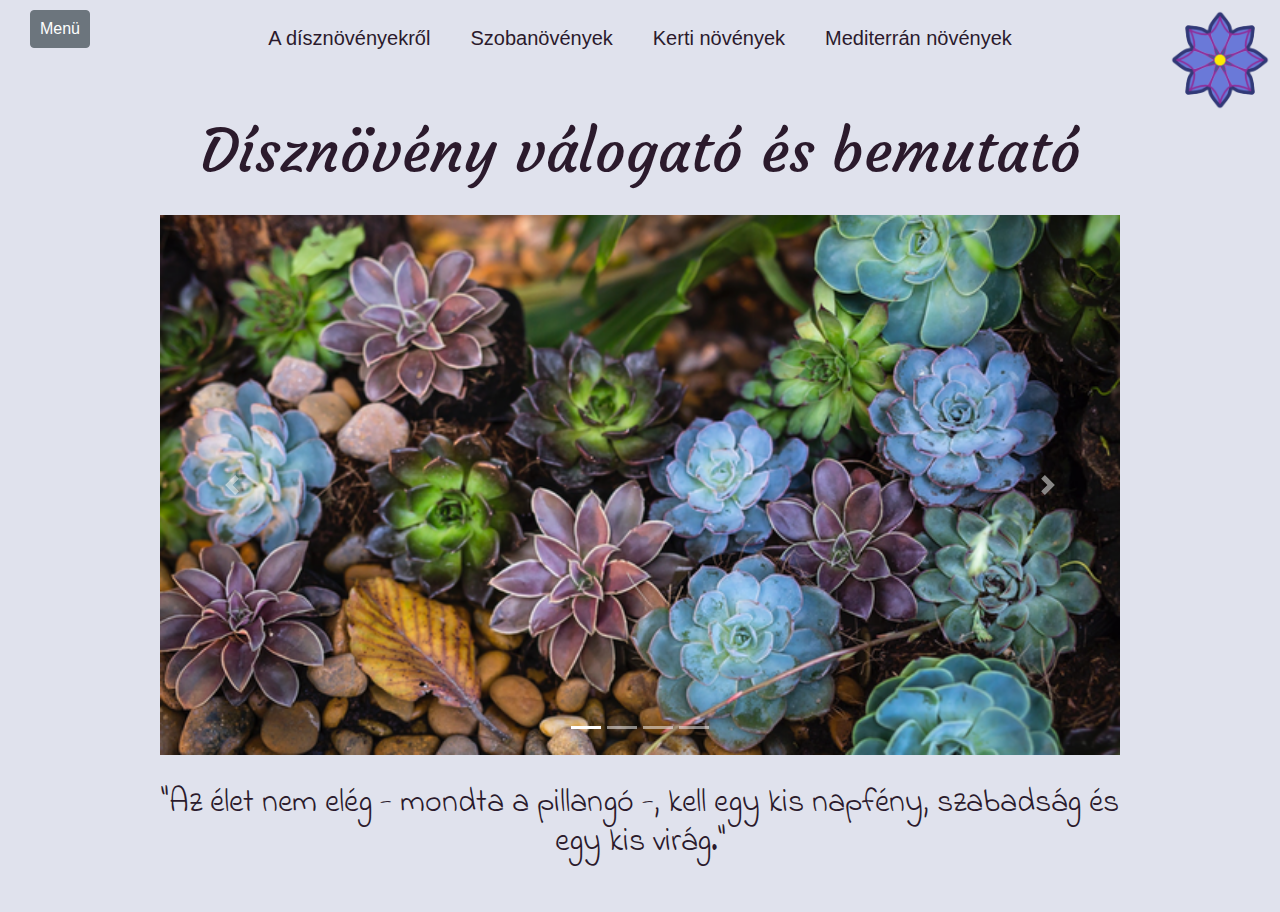
<file: index.html>
<!DOCTYPE html>
<html lang="hu">

<head>

  <meta charset="UTF-8">
  <link rel="stylesheet" href="CSS/bootstrap.min.css">
  <link rel="stylesheet" href="CSS/myStyleSheet.css">
  <link rel="shortcut icon" type="image/png" href="Images/logo.png">
  <script src="https://code.jquery.com/jquery-3.3.1.slim.min.js"
    integrity="sha384-q8i/X+965DzO0rT7abK41JStQIAqVgRVzpbzo5smXKp4YfRvH+8abtTE1Pi6jizo" crossorigin="anonymous">
  </script>
  <script src="https://cdnjs.cloudflare.com/ajax/libs/popper.js/1.14.3/umd/popper.min.js"
    integrity="sha384-ZMP7rVo3mIykV+2+9J3UJ46jBk0WLaUAdn689aCwoqbBJiSnjAK/l8WvCWPIPm49" crossorigin="anonymous">
  </script>
  <script src="https://stackpath.bootstrapcdn.com/bootstrap/4.1.3/js/bootstrap.min.js"
    integrity="sha384-ChfqqxuZUCnJSK3+MXmPNIyE6ZbWh2IMqE241rYiqJxyMiZ6OW/JmZQ5stwEULTy" crossorigin="anonymous">
  </script>
  <script src="JS/bootstrap.min.js" type="text/javascript"></script>
  <title>Növények</title>
</head>

<body>
  <header>
    <div id="dropdownList">
      <div class="dropdown">
        <button class="btn btn-secondary dropdown-toggle-split" type="button" id="dropdownMenuButton"
          data-toggle="dropdown" aria-haspopup="true" aria-expanded="false">
          Menü
        </button>
        <div class="dropdown-menu" aria-labelledby="dropdownMenuButton">
          <a class="dropdown-item" href="HTML/bejelentkezes.html">Bejelentkezés</a>
          <a class="dropdown-item" href="#">Kapcsolat</a>
        </div>
      </div>
    </div>
    <table id="tablazat">
      <tr>
          <td><a class="items" href="HTML/disznovenyekrol.html">A dísznövényekről</a></td>
          <td><a class="items" href="HTML/szobanovenyek.html">Szobanövények</a></td>
          <td><a class="items" href="HTML/kertinovenyek.html">Kerti növények</a></td>
          <td><a class="items" href="HTML/mediterrannovenyek.html">Mediterrán növények</a></td>
      </tr>
  </table>
    <div id="logo">
      <img src="Images/logo.png">
    </div>
  </header>
  <div id="content">
    <div id="bal">
      <img src="Images/virag2.png">
    </div>
    <div id="jobb">
      <img src="Images/virag1.png">
    </div>
    <div class="main">
      <div class="foSzoveg">
        <h1 id="megjelenoFoSzoveg">Dísznövény válogató és bemutató</h1>
      </div>
      <div id="slider mt-3">
        <div id="carouselExampleIndicators" class="carousel slide" data-ride="carousel">
          <ol class="carousel-indicators">
            <li data-target="#carouselExampleIndicators" data-slide-to="0" class="active"></li>
            <li data-target="#carouselExampleIndicators" data-slide-to="1"></li>
            <li data-target="#carouselExampleIndicators" data-slide-to="2"></li>
            <li data-target="#carouselExampleIndicators" data-slide-to="2"></li>
          </ol>
          <div class="carousel-inner">
            <div class="carousel-item active">
              <img src="Images/slider1.png" class="d-block w-100" alt="...">
            </div>
            <div class="carousel-item">
              <img src="Images/slider2.png" class="d-block w-100" alt="...">
            </div>
            <div class="carousel-item">
              <img src="Images/slider4.png" class="d-block w-100" alt="...">
            </div>
            <div class="carousel-item">
              <img src="Images/slider5.png" class="d-block w-100" alt="...">
            </div>
          </div>
          <a class="carousel-control-prev" href="#carouselExampleIndicators" role="button" data-slide="prev">
            <span class="carousel-control-prev-icon" aria-hidden="true"></span>
            <span class="sr-only">Previous</span>
          </a>
          <a class="carousel-control-next" href="#carouselExampleIndicators" role="button" data-slide="next">
            <span class="carousel-control-next-icon" aria-hidden="true"></span>
            <span class="sr-only">Next</span>
          </a>
        </div>
      </div>
      <div class="megjelenoSzoveg">
        <h2 id="megjelenoSzovegH2">"Az élet nem elég - mondta a pillangó -, kell egy kis napfény, szabadság és egy kis
          virág." </h2>
      </div>
    </div>
  </div>
</body>

</html>
</file>
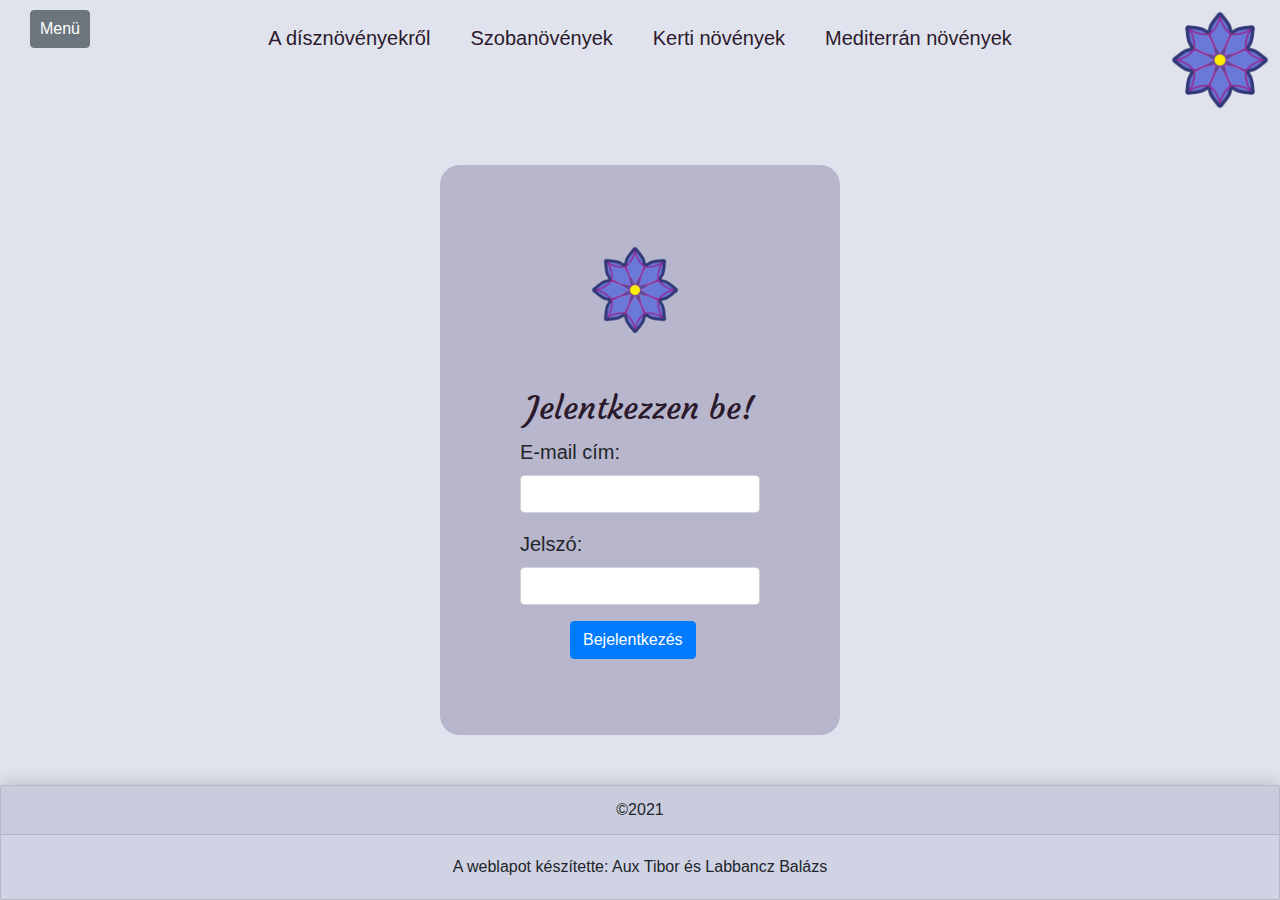
<file: HTML/bejelentkezes.html>
<!DOCTYPE html>
<html lang="hu">
<head>
    <meta charset="UTF-8">
    <link rel="stylesheet" href="../CSS/bootstrap.min.css">
    <link rel="stylesheet" href="../CSS/myStyleSheet.css">
    <link rel="shortcut icon" type="image/png" href="../Images/logo.png">
    <script src="https://code.jquery.com/jquery-3.3.1.slim.min.js"
        integrity="sha384-q8i/X+965DzO0rT7abK41JStQIAqVgRVzpbzo5smXKp4YfRvH+8abtTE1Pi6jizo" crossorigin="anonymous">
    </script>
    <script src="https://cdnjs.cloudflare.com/ajax/libs/popper.js/1.14.3/umd/popper.min.js"
        integrity="sha384-ZMP7rVo3mIykV+2+9J3UJ46jBk0WLaUAdn689aCwoqbBJiSnjAK/l8WvCWPIPm49" crossorigin="anonymous">
    </script>
    <script src="https://stackpath.bootstrapcdn.com/bootstrap/4.1.3/js/bootstrap.min.js"
        integrity="sha384-ChfqqxuZUCnJSK3+MXmPNIyE6ZbWh2IMqE241rYiqJxyMiZ6OW/JmZQ5stwEULTy" crossorigin="anonymous">
    </script>
    <script src="../JS/bootstrap.min.js" type="text/javascript"></script>
    <script src="../JS/myScript.js" type="text/javascript"></script>
    <title>Bejelentkezés</title>
</head>

<body>
    <header>
        <div id="dropdownList">
            <div class="dropdown">
                <button class="btn btn-secondary dropdown-toggle-split" type="button" id="dropdownMenuButton"
                    data-toggle="dropdown" aria-haspopup="true" aria-expanded="false">
                    Menü
                </button>
                <div class="dropdown-menu" aria-labelledby="dropdownMenuButton">
                    <a class="dropdown-item" href="../HTML/bejelentkezes.html">Bejelentkezés</a>
                    
                </div>
            </div>
        </div>
        <table id="tablazat">
            <tr>
                <td><a class="items" href="disznovenyekrol.html">A dísznövényekről</a></td>
                <td><a class="items" href="szobanovenyek.html">Szobanövények</a></td>
                <td><a class="items" href="kertinovenyek.html">Kerti növények</a></td>
                <td><a class="items" href="mediterrannovenyek.html">Mediterrán növények</a></td>
            </tr>
        </table>
        <div id="logo">
            <a href="../index.html"><img src="../Images/logo.png"></a>
        </div>
    </header>
    <div id="content bejelentkezesContent">
        <div id="bal">
            <img src="../Images/virag2.png">
        </div>
        <div id="jobb">
            <img src="../Images/virag1.png">
        </div>
        <div class="main">
            <form id="urlap">
                <img class="mb-4" src="../Images/logo.png">
                <h2>Jelentkezzen be!</h2>
                <div class="form-group">
                  <label for="exampleInputEmail1">E-mail cím:</label>
                  <input type="email" class="form-control" id="exampleInputEmail1" aria-describedby="emailHelp">                 
                </div>
                <div class="form-group">
                  <label for="exampleInputPassword1">Jelszó:</label>
                  <input type="password" class="form-control" id="exampleInputPassword1">
                </div>               
                <button id="gomb" type="button" class="btn btn-primary">Bejelentkezés</button>
              </form>
        </div>
        
    </div>
    <footer id="loginFooter">
        <div class="card kartya">
          <div class="card-header text-center">
            &copy;2021
          </div>
          <div class="card-body text-center">
            <p class="card-text">A weblapot készítette: Aux Tibor és Labbancz Balázs</p>
          </div>
        </div>
      </footer>

</body>

</html>
</file>
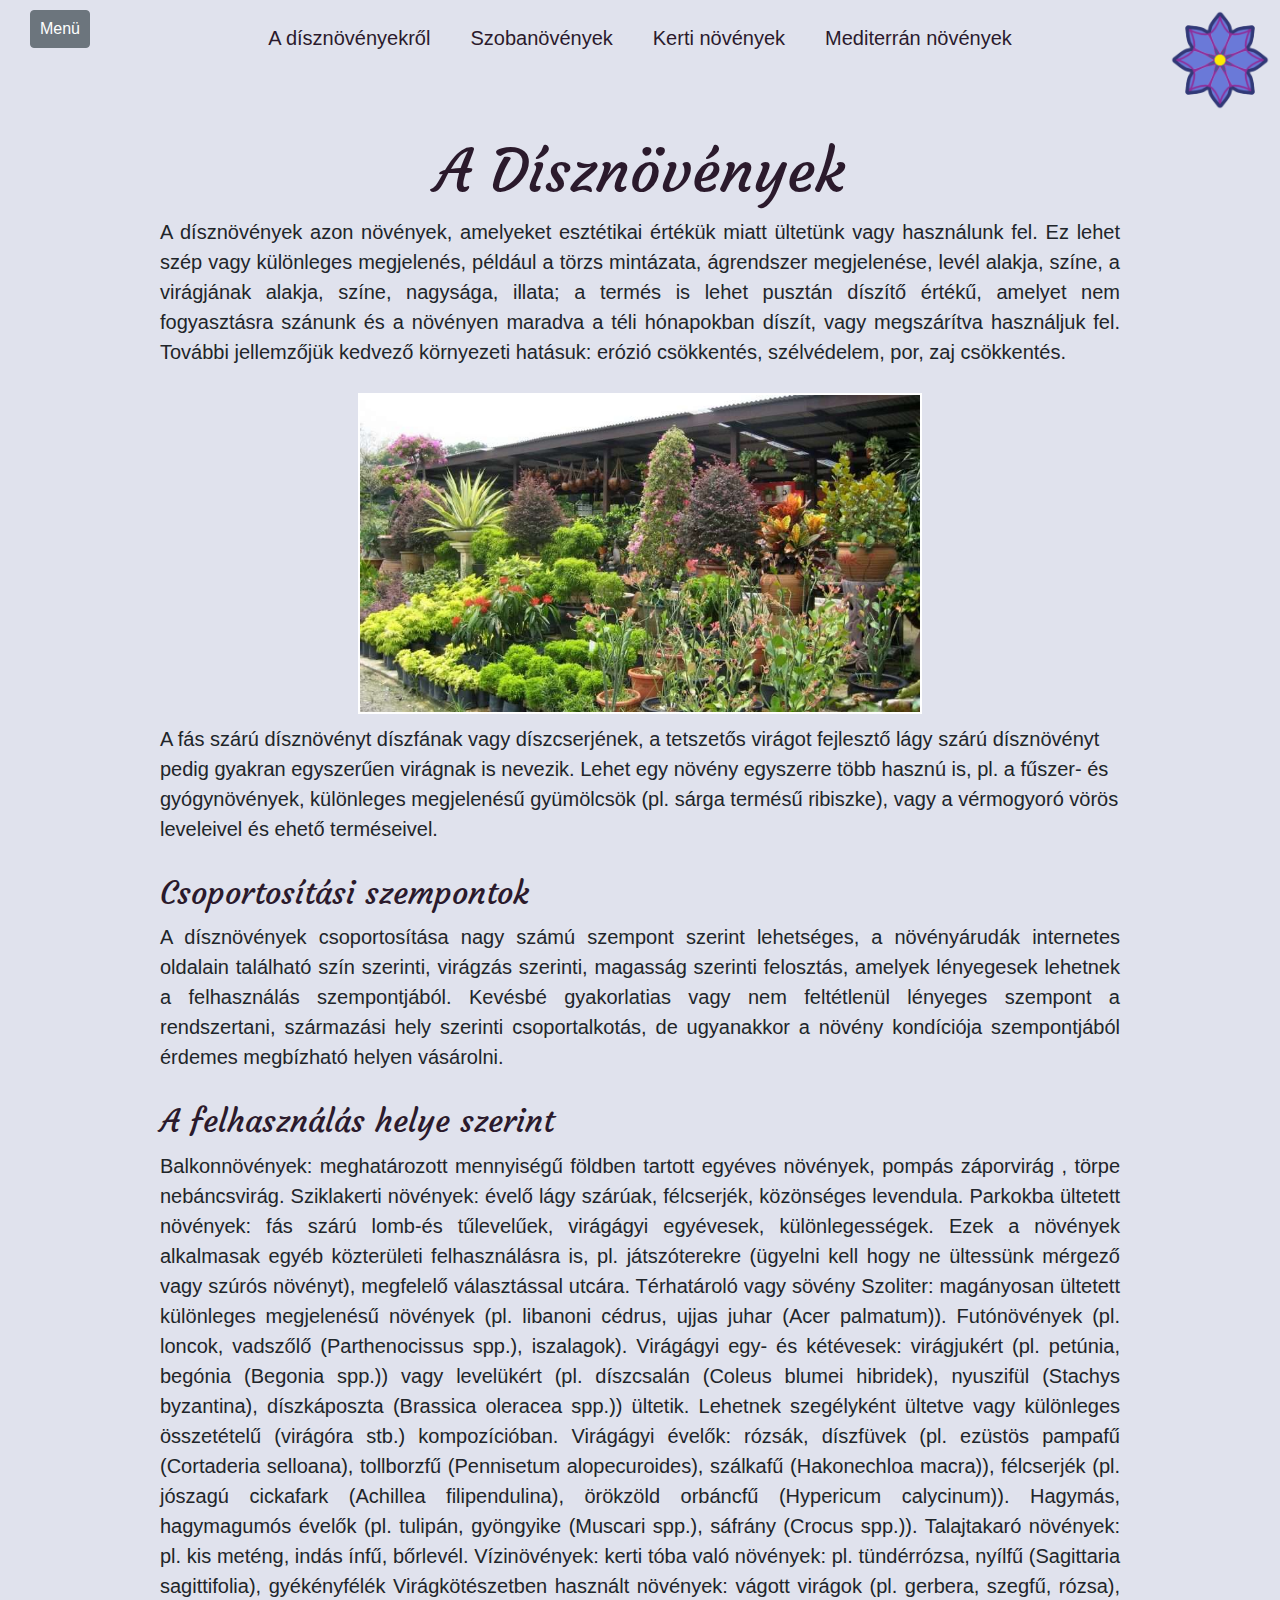
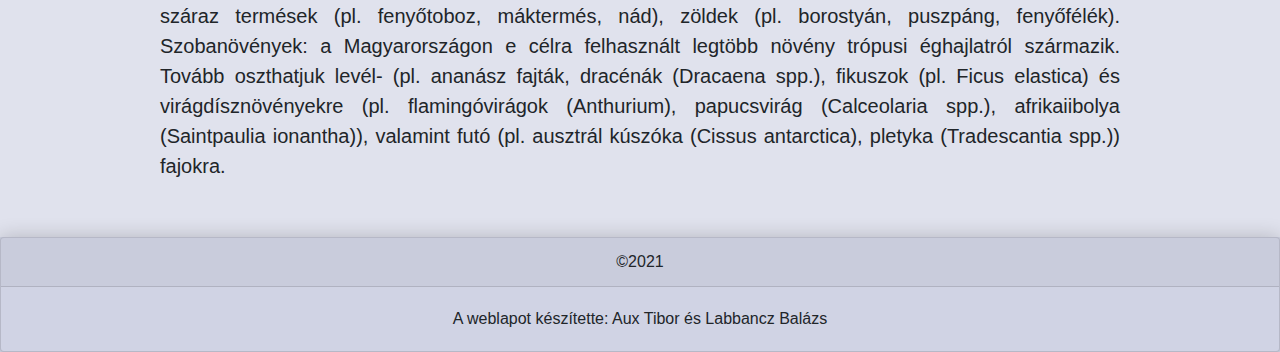
<file: HTML/disznovenyekrol.html>
<!DOCTYPE html>
<html lang="hu">
<head>
    <meta charset="UTF-8">
    <link rel="stylesheet" href="../CSS/bootstrap.min.css">
    <link rel="stylesheet" href="../CSS/myStyleSheet.css">
    <link rel="shortcut icon" type="image/png" href="../Images/logo.png">
    <script src="https://code.jquery.com/jquery-3.3.1.slim.min.js"
        integrity="sha384-q8i/X+965DzO0rT7abK41JStQIAqVgRVzpbzo5smXKp4YfRvH+8abtTE1Pi6jizo" crossorigin="anonymous">
    </script>
    <script src="https://cdnjs.cloudflare.com/ajax/libs/popper.js/1.14.3/umd/popper.min.js"
        integrity="sha384-ZMP7rVo3mIykV+2+9J3UJ46jBk0WLaUAdn689aCwoqbBJiSnjAK/l8WvCWPIPm49" crossorigin="anonymous">
    </script>
    <script src="https://stackpath.bootstrapcdn.com/bootstrap/4.1.3/js/bootstrap.min.js"
        integrity="sha384-ChfqqxuZUCnJSK3+MXmPNIyE6ZbWh2IMqE241rYiqJxyMiZ6OW/JmZQ5stwEULTy" crossorigin="anonymous">
    </script>
    <script src="../JS/bootstrap.min.js" type="text/javascript"></script>
    <title>Dísznövényekről</title>
</head>

<body>
    <header>
        <div id="dropdownList">
            <div class="dropdown">
                <button class="btn btn-secondary dropdown-toggle-split" type="button" id="dropdownMenuButton"
                    data-toggle="dropdown" aria-haspopup="true" aria-expanded="false">
                    Menü
                </button>
                <div class="dropdown-menu" aria-labelledby="dropdownMenuButton">
                    <a class="dropdown-item" href="../HTML/bejelentkezes.html">Bejelentkezés</a>
                    
                </div>
            </div>
        </div>
        <table id="tablazat">
            <tr>
                <td><a class="items" href="../HTML/disznovenyekrol.html">A dísznövényekről</a></td>
                <td><a class="items" href="../HTML/szobanovenyek.html">Szobanövények</a></td>
                <td><a class="items" href="../HTML/kertinovenyek.html">Kerti növények</a></td>
                <td><a class="items" href="../HTML/mediterrannovenyek.html">Mediterrán növények</a></td>
            </tr>
        </table>
        <div id="logo">
            <a href="../index.html"><img src="../Images/logo.png"></a>
        </div>
    </header>
    <div id="content">
        <div id="bal">
            <img src="../Images/virag2.png">
          </div>
          <div id="jobb">
            <img src="../Images/virag1.png">
          </div>
        <div class="main">
            <h1 id="megjelenoFoSzoveg" class="kozepre">A Dísznövények</h1>
            <p>
                A dísznövények azon növények, amelyeket esztétikai értékük miatt ültetünk vagy használunk fel. Ez lehet
                szép
                vagy különleges megjelenés, például a törzs mintázata, ágrendszer megjelenése, levél alakja, színe, a
                virágjának alakja, színe, nagysága, illata; a termés is lehet pusztán díszítő értékű, amelyet nem
                fogyasztásra szánunk és a növényen maradva a téli hónapokban díszít, vagy megszárítva használjuk fel.
                További jellemzőjük
                kedvező környezeti hatásuk: erózió csökkentés, szélvédelem, por, zaj csökkentés.
                <div id="kep">
                    <img src="../Images/kert.jpg">
                </div>

                A fás szárú dísznövényt díszfának vagy díszcserjének, a tetszetős virágot fejlesztő lágy
                szárú dísznövényt pedig gyakran egyszerűen virágnak is nevezik.

                Lehet egy növény egyszerre több hasznú is, pl. a fűszer- és gyógynövények, különleges megjelenésű
                gyümölcsök
                (pl. sárga termésű ribiszke), vagy a vérmogyoró vörös leveleivel és ehető terméseivel.
            </p>
            <h2>Csoportosítási szempontok</h2>
            <p>
                A dísznövények csoportosítása nagy számú szempont szerint lehetséges, a növényárudák internetes oldalain
                található szín szerinti, virágzás szerinti, magasság szerinti felosztás, amelyek lényegesek lehetnek a
                felhasználás szempontjából. Kevésbé gyakorlatias vagy nem feltétlenül lényeges szempont a rendszertani,
                származási hely szerinti csoportalkotás, de ugyanakkor a növény kondíciója szempontjából érdemes
                megbízható
                helyen vásárolni.


            </p>
            <h2>A felhasználás helye szerint</h2>
            <p>
                Balkonnövények: meghatározott mennyiségű földben tartott egyéves növények, pompás záporvirág , törpe
                nebáncsvirág.
                Sziklakerti növények: évelő lágy szárúak, félcserjék,
                közönséges levendula.
                Parkokba ültetett növények: fás szárú lomb-és tűlevelűek, virágágyi egyévesek, különlegességek. Ezek a
                növények alkalmasak egyéb közterületi felhasználásra is, pl. játszóterekre (ügyelni kell hogy ne
                ültessünk
                mérgező vagy szúrós növényt), megfelelő választással utcára.
                Térhatároló vagy sövény
                Szoliter: magányosan ültetett különleges megjelenésű növények (pl. libanoni cédrus, ujjas juhar (Acer
                palmatum)).
                Futónövények (pl. loncok, vadszőlő (Parthenocissus spp.), iszalagok).
                Virágágyi egy- és kétévesek: virágjukért (pl. petúnia, begónia (Begonia spp.)) vagy levelükért (pl.
                díszcsalán (Coleus blumei hibridek), nyuszifül (Stachys byzantina), díszkáposzta (Brassica oleracea
                spp.))
                ültetik. Lehetnek szegélyként ültetve vagy különleges összetételű (virágóra stb.) kompozícióban.
                Virágágyi évelők: rózsák, díszfüvek (pl. ezüstös pampafű (Cortaderia selloana), tollborzfű (Pennisetum
                alopecuroides), szálkafű (Hakonechloa macra)), félcserjék (pl. jószagú cickafark (Achillea
                filipendulina),
                örökzöld orbáncfű (Hypericum calycinum)).
                Hagymás, hagymagumós évelők (pl. tulipán, gyöngyike (Muscari spp.), sáfrány (Crocus spp.)).
                Talajtakaró növények: pl. kis meténg, indás ínfű, bőrlevél.
                Vízinövények: kerti tóba való növények: pl. tündérrózsa, nyílfű (Sagittaria sagittifolia), gyékényfélék
                Virágkötészetben használt növények: vágott virágok (pl. gerbera, szegfű, rózsa), száraz termések (pl.
                fenyőtoboz, máktermés, nád), zöldek (pl. borostyán, puszpáng, fenyőfélék).
                Szobanövények: a Magyarországon e célra felhasznált legtöbb növény trópusi éghajlatról származik. Tovább
                oszthatjuk levél- (pl. ananász fajták, dracénák (Dracaena spp.), fikuszok (pl. Ficus elastica) és
                virágdísznövényekre (pl. flamingóvirágok (Anthurium), papucsvirág (Calceolaria spp.), afrikaiibolya
                (Saintpaulia ionantha)), valamint futó (pl. ausztrál kúszóka (Cissus antarctica), pletyka (Tradescantia
                spp.)) fajokra.
            </p>
        </div>
        <div id="jobb">
            <img src="../Images/virag1.png">
        </div>
        
    </div>
    <footer>
        <div class="card kartya">
          <div class="card-header text-center">
            &copy;2021
          </div>
          <div class="card-body text-center">
            <p class="card-text">A weblapot készítette: Aux Tibor és Labbancz Balázs</p>
          </div>
        </div>
      </footer>

</body>

</html>
</file>
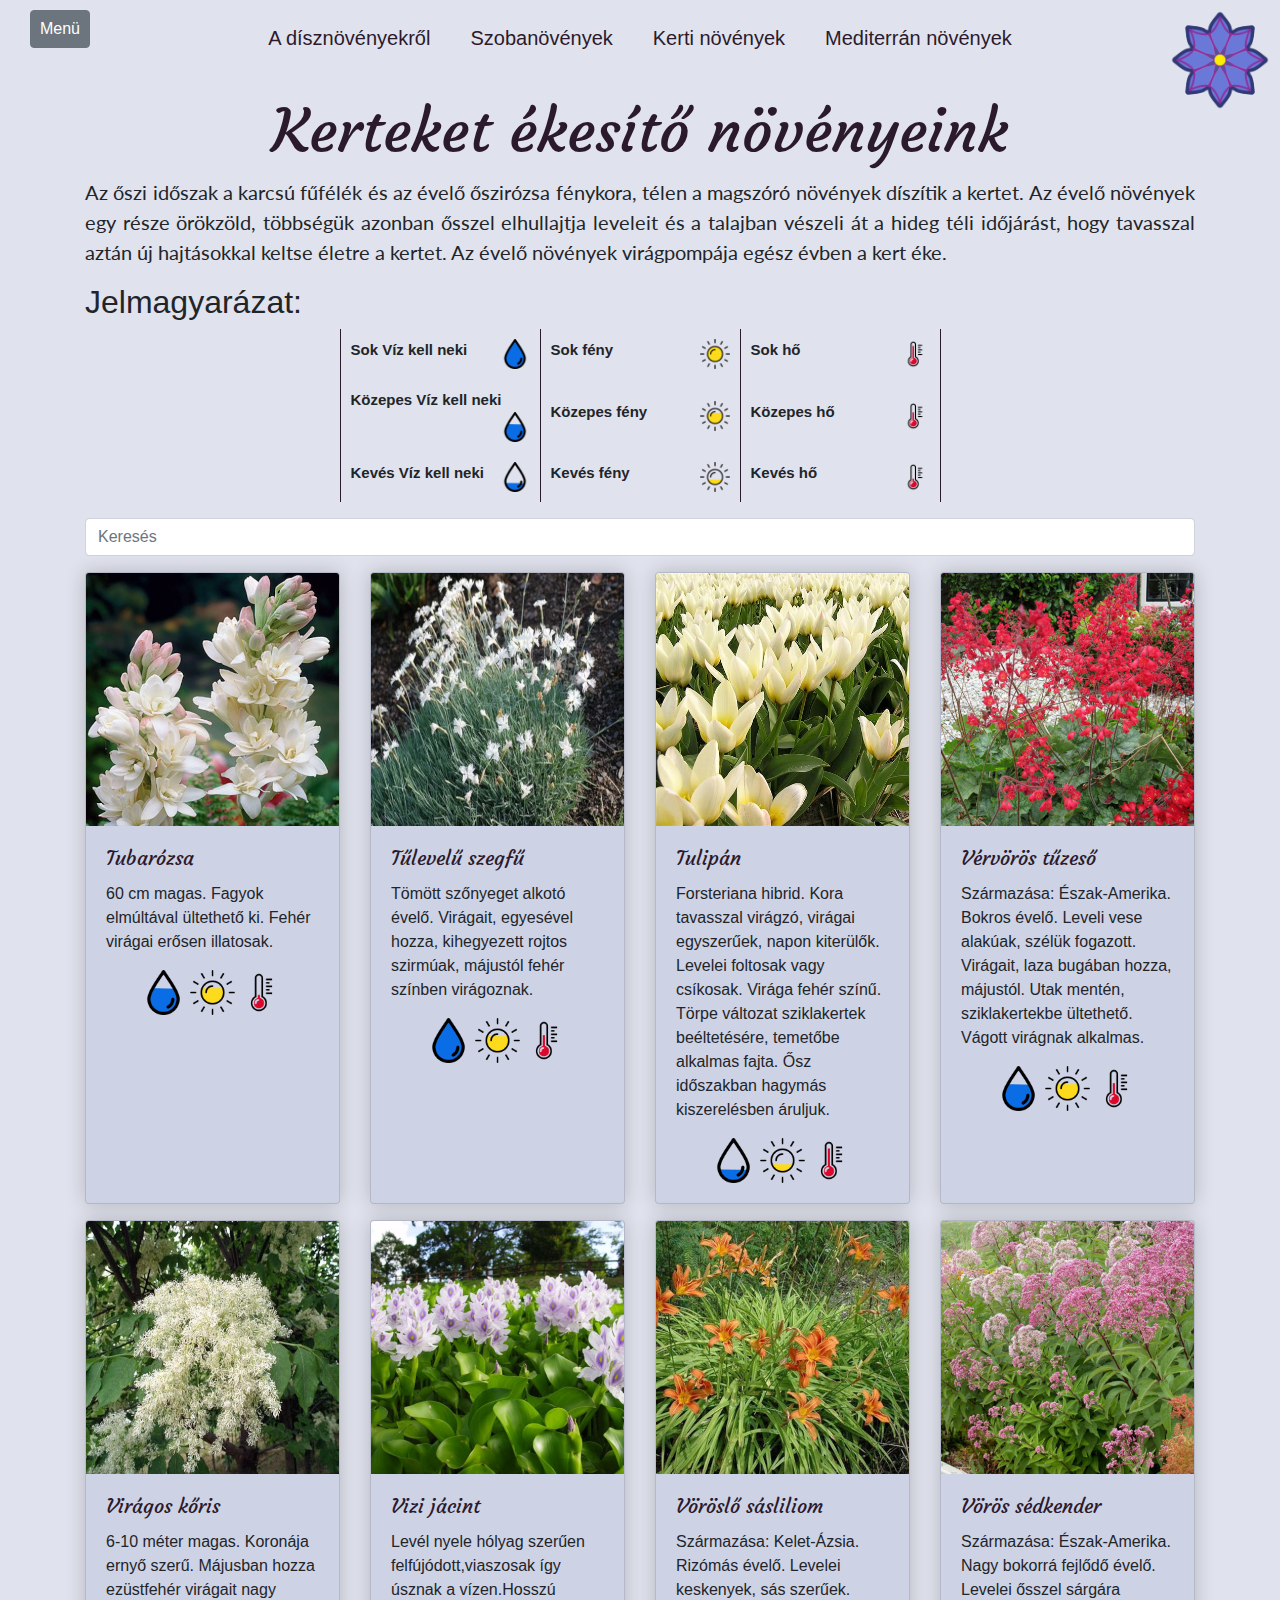
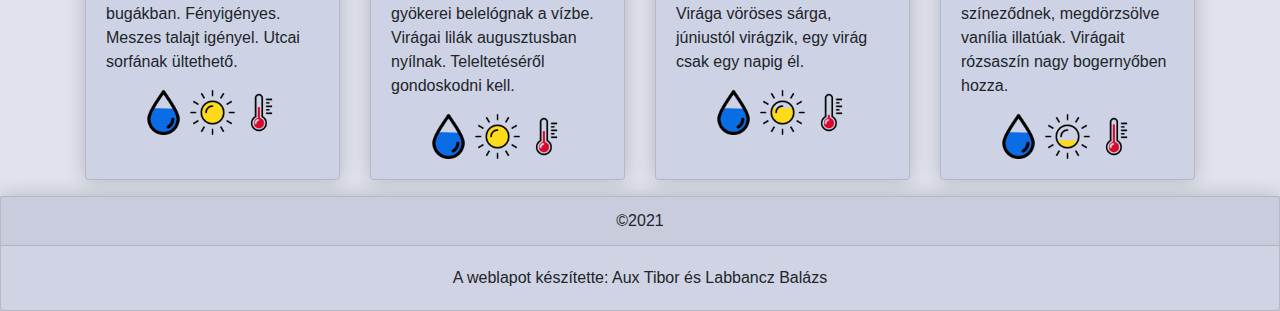
<file: HTML/kertinovenyek.html>
<!DOCTYPE html>
<html lang="hu">

<head>

    <meta charset="UTF-8">
    <link rel="stylesheet" href="../CSS/bootstrap.min.css">
    <link rel="stylesheet" href="../CSS/myStyleSheet.css">
    <link rel="shortcut icon" type="image/png" href="../Images/logo.png">
    <script src="https://code.jquery.com/jquery-3.3.1.slim.min.js"
        integrity="sha384-q8i/X+965DzO0rT7abK41JStQIAqVgRVzpbzo5smXKp4YfRvH+8abtTE1Pi6jizo" crossorigin="anonymous">
    </script>
    <script src="https://cdnjs.cloudflare.com/ajax/libs/popper.js/1.14.3/umd/popper.min.js"
        integrity="sha384-ZMP7rVo3mIykV+2+9J3UJ46jBk0WLaUAdn689aCwoqbBJiSnjAK/l8WvCWPIPm49" crossorigin="anonymous">
    </script>
    <script src="https://stackpath.bootstrapcdn.com/bootstrap/4.1.3/js/bootstrap.min.js"
        integrity="sha384-ChfqqxuZUCnJSK3+MXmPNIyE6ZbWh2IMqE241rYiqJxyMiZ6OW/JmZQ5stwEULTy" crossorigin="anonymous">
    </script>
    <script src="../JS/bootstrap.min.js" type="text/javascript"></script>
    <script src="../JS/e-search.min.js"> </script>
    <script src="../JS/viragok.js" type="text/javascript"></script>
    <title>Kerti növények</title>
</head>

<body>
    <header>
        <div id="dropdownList">
            <div class="dropdown">
                <button class="btn btn-secondary dropdown-toggle-split" type="button" id="dropdownMenuButton"
                    data-toggle="dropdown" aria-haspopup="true" aria-expanded="false">
                    Menü
                </button>
                <div class="dropdown-menu" aria-labelledby="dropdownMenuButton">

                    <a class="dropdown-item" href="bejelentkezes.html">Bejelentkezés</a>
                    
                </div>
            </div>
        </div>
        <table id="tablazat">
            <tr>
                <td><a class="items" href="disznovenyekrol.html">A dísznövényekről</a></td>
                <td><a class="items" href="szobanovenyek.html">Szobanövények</a></td>
                <td><a class="items" href="kertinovenyek.html">Kerti növények</a></td>
                <td><a class="items" href="mediterrannovenyek.html">Mediterrán növények</a></td>
            </tr>
        </table>
        <div id="logo">
            <a href="../index.html"><img src="../Images/logo.png"></a>
        </div>
    </header>
    <h1 id="megjelenoFoSzoveg" class="kozepre">Kerteket ékesítő növényeink</h1>


    <div id="bal">
        <img src="../Images/virag2.png">
    </div>
    <div id="jobb">
        <img src="../Images/virag1.png">
    </div>
    <div class="container">
        <div class="row">
            <div class="col-12 d-flex justify-content-center">
                <p class="rovidLeiras">
                    Az őszi időszak a karcsú fűfélék és az évelő őszirózsa fénykora, télen a magszóró növények díszítik a kertet. Az évelő növények egy része örökzöld, többségük azonban ősszel elhullajtja leveleit és a talajban vészeli át a hideg téli időjárást, hogy tavasszal aztán új hajtásokkal keltse életre a kertet. Az évelő növények virágpompája egész évben a kert éke. 
                </p><br>

            </div>
        </div>
        <h2>Jelmagyarázat:</h2>
        <div class="row mb-3">
            <div class="col-12 d-flex justify-content-center">
                <table id="jelmagyarazat">
                    <tr>
                        <td>Sok Víz kell neki <img src="../Images/Icons/water3.png"></td>
                        <td>Sok fény <img src="../Images/Icons/sun3.png"></td>
                        <td>Sok hő <img src="../Images/Icons/thermometer3.png"></td>
                    </tr>
                    <tr>
                        <td>Közepes Víz kell neki <img src="../Images/Icons/water2.png"></td>
                        <td>Közepes fény <img src="../Images/Icons/sun2.png"></td>
                        <td>Közepes hő <img src="../Images/Icons/thermometer2.png"></td>
                    </tr>
                    <tr>
                        <td>Kevés Víz kell neki <img src="../Images/Icons/water.png"></td>
                        <td>Kevés fény <img src="../Images/Icons/sun.png"></td>
                        <td>Kevés hő <img src="../Images/Icons/thermometer.png"></td>
                    </tr>
                </table>

            </div>
        </div>
        <div class="row">
            <div class="col-12 d-flex justify-content-center">
                <input type="text" placeholder="Keresés" class="filter form-control" id="filter">
            </div>
        </div>
        <div id="egész">
            <div class="row mt-3" id="egész">
                <div class=" col-6 col-md-4 col-lg-3 mb-3 d-flex justify-content-center">
                    <div class="card">
                        <img src="../Images/kertinovenyek/tubarozsa.jpg" class="card-img-top" alt="...">
                        <div class="card-body">
                            <h5 class="card-title">Tubarózsa</h5>
                            <p class="card-text">60 cm magas. Fagyok elmúltával ültethető ki. Fehér virágai erősen illatosak.</p>
                            <p class="card-text text-center">
                                <img id="viz" src="../Images/Icons/water2.png" alt="Szereti a vizet">
                                <img id="nap" src="../Images/Icons/sun2.png">
                                <img id="ho" src="../Images/Icons/thermometer.png">
                            </p>
                        </div>
                    </div>
                </div>

                <div class=" col-6 col-md-4 col-lg-3 mb-3  d-flex justify-content-center " id="col">
                    <div class="card">
                        <img src="../Images/kertinovenyek/tuleveluszegfu.jpg" class="card-img-top" alt="...">
                        <div class="card-body">
                            <h5 class="card-title">Tűlevelű szegfű</h5>
                            <p class="card-text">Tömött szőnyeget alkotó évelő. Virágait, egyesével hozza, kihegyezett rojtos szirmúak, májustól fehér színben virágoznak.</p>
                            <p class="card-text text-center">
                                <img id="viz" src="../Images/Icons/water3.png" alt="Szereti a vizet">
                                <img id="nap" src="../Images/Icons/sun2.png">
                                <img id="ho" src="../Images/Icons/thermometer2.png">
                            </p>
                        </div>
                    </div>
                </div>

                <div class=" col-6 col-md-4 col-lg-3 mb-3  d-flex justify-content-center " id="col">
                    <div class="card">
                        <img src="../Images/kertinovenyek/tulipan.jpg" class="card-img-top" alt="...">
                        <div class="card-body">
                            <h5 class="card-title">Tulipán</h5>
                            <p class="card-text">Forsteriana hibrid. Kora tavasszal virágzó, virágai egyszerűek, napon kiterülők. Levelei foltosak vagy csíkosak. Virága fehér színű. Törpe változat sziklakertek beéltetésére, temetőbe alkalmas fajta. Ősz időszakban hagymás kiszerelésben áruljuk.</p>
                            <p class="card-text text-center">
                                <img id="viz" src="../Images/Icons/water.png" alt="Szereti a vizet">
                                <img id="nap" src="../Images/Icons/sun.png">
                                <img id="ho" src="../Images/Icons/thermometer3.png">
                            </p>
                        </div>
                    </div>
                </div>
                <div class=" col-6 col-md-4 col-lg-3 mb-3  d-flex justify-content-center " id="col">
                    <div class="card">
                        <img src="../Images/kertinovenyek/vervorostuzeso.jpg" class="card-img-top" alt="...">
                        <div class="card-body">
                            <h5 class="card-title">Vérvörös tűzeső</h5>
                            <p class="card-text">Származása: Észak-Amerika. Bokros évelő. Leveli vese alakúak, szélük fogazott. Virágait, laza bugában hozza, májustól. Utak mentén, sziklakertekbe ültethető. Vágott virágnak alkalmas.</p>
                            <p class="card-text text-center">
                                <img id="viz" src="../Images/Icons/water2.png" alt="Szereti a vizet">
                                <img id="nap" src="../Images/Icons/sun2.png">
                                <img id="ho" src="../Images/Icons/thermometer2.png">
                            </p>
                        </div>
                    </div>
                </div>
                <div class=" col-6 col-md-4 col-lg-3 mb-3  d-flex justify-content-center " id="col">
                    <div class="card">
                        <img src="../Images/kertinovenyek/viragoskoris.jpg" class="card-img-top" alt="...">
                        <div class="card-body">
                            <h5 class="card-title">Virágos kőris</h5>
                            <p class="card-text">6-10 méter magas. Koronája ernyő szerű. Májusban hozza ezüstfehér virágait nagy bugákban. Fényigényes. Meszes talajt igényel. Utcai sorfának ültethető.</p>
                            <p class="card-text text-center">
                                <img id="viz" src="../Images/Icons/water2.png" alt="Szereti a vizet">
                                <img id="nap" src="../Images/Icons/sun3.png">
                                <img id="ho" src="../Images/Icons/thermometer2.png">
                            </p>
                        </div>
                    </div>
                </div>
                <div class=" col-6 col-md-4 col-lg-3 mb-3  d-flex justify-content-center " id="col">
                    <div class="card">
                        <img src="../Images/kertinovenyek/vizijacint.jpg" class="card-img-top" alt="...">
                        <div class="card-body">
                            <h5 class="card-title">Vizi jácint</h5>
                            <p class="card-text">Levél nyele hólyag szerűen felfújódott,viaszosak így úsznak a vízen.Hosszú gyökerei belelógnak a vízbe. Virágai lilák augusztusban nyílnak. Teleltetéséről gondoskodni kell.</p>
                            <p class="card-text text-center">
                                <img id="viz" src="../Images/Icons/water2.png" alt="Szereti a vizet">
                                <img id="nap" src="../Images/Icons/sun3.png">
                                <img id="ho" src="../Images/Icons/thermometer2.png">
                            </p>
                        </div>
                    </div>
                </div>
                <div class=" col-6 col-md-4 col-lg-3 mb-3  d-flex justify-content-center " id="col">
                    <div class="card">
                        <img src="../Images/kertinovenyek/voroslosasliliom.jpg" class="card-img-top" alt="...">
                        <div class="card-body">
                            <h5 class="card-title">Vöröslő sásliliom</h5>
                            <p class="card-text">Származása: Kelet-Ázsia. Rizómás évelő. Levelei keskenyek, sás szerűek. Virága vöröses sárga, júniustól virágzik, egy virág csak egy napig él.</p>
                            <p class="card-text text-center">
                                <img id="viz" src="../Images/Icons/water2.png" alt="Szereti a vizet">
                                <img id="nap" src="../Images/Icons/sun2.png">
                                <img id="ho" src="../Images/Icons/thermometer.png">
                            </p>
                        </div>
                    </div>
                </div>
                <div class=" col-6 col-md-4 col-lg-3 mb-3  d-flex justify-content-center " id="col">
                    <div class="card">
                        <img src="../Images/kertinovenyek/vorossedkender.jpg" class="card-img-top" alt="...">
                        <div class="card-body">
                            <h5 class="card-title">Vörös sédkender</h5>
                            <p class="card-text">Származása: Észak-Amerika. Nagy bokorrá fejlődő évelő. Levelei ősszel sárgára színeződnek, megdörzsölve vanília illatúak. Virágait rózsaszín nagy bogernyőben hozza.</p>
                            <p class="card-text text-center">
                                <img id="viz" src="../Images/Icons/water2.png" alt="Szereti a vizet">
                                <img id="nap" src="../Images/Icons/sun.png">
                                <img id="ho" src="../Images/Icons/thermometer3.png">
                            </p>
                        </div>
                    </div>
                </div>
            </div>
        </div>
    </div>

    <footer>
        <div class="card kartya">
            <div class="card-header text-center">
                &copy;2021
            </div>
            <div class="card-body text-center">
                <p class="card-text">A weblapot készítette: Aux Tibor és Labbancz Balázs</p>
            </div>
        </div>
    </footer>
</body>

</html>
</file>
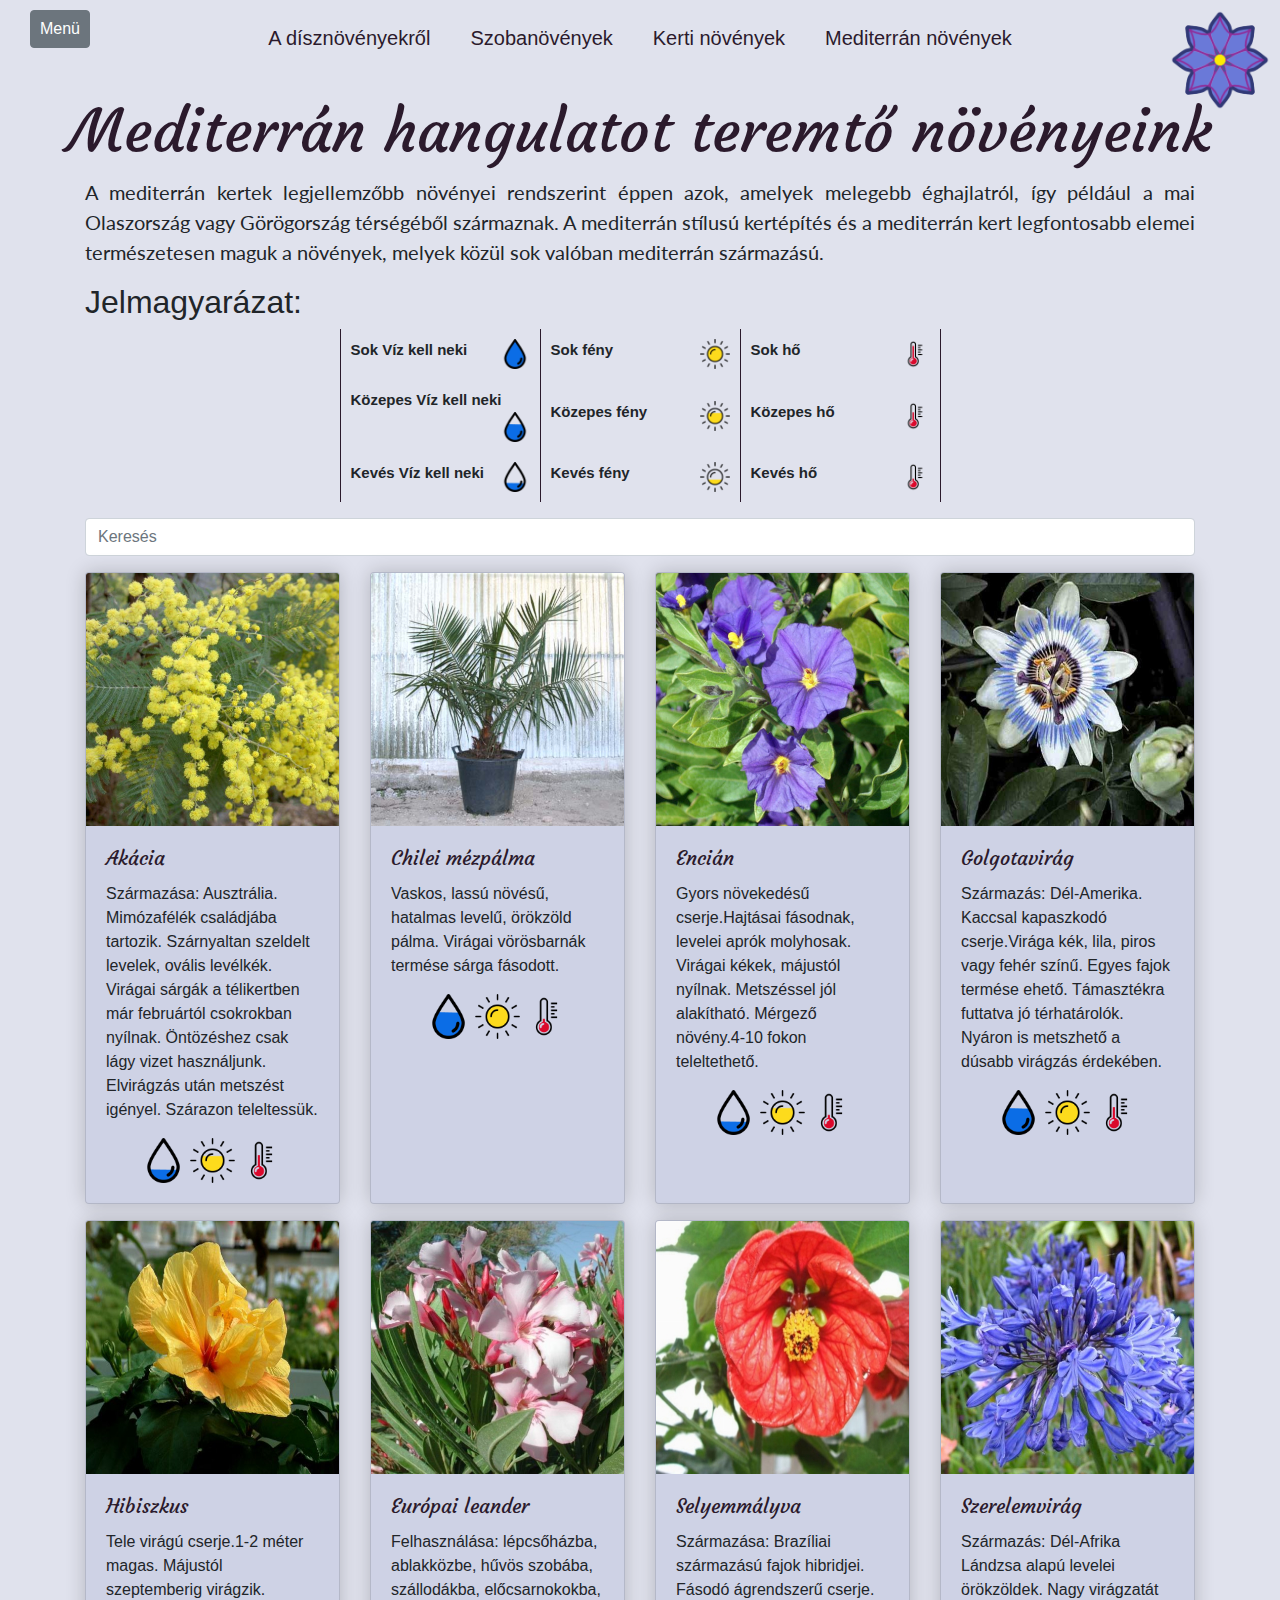
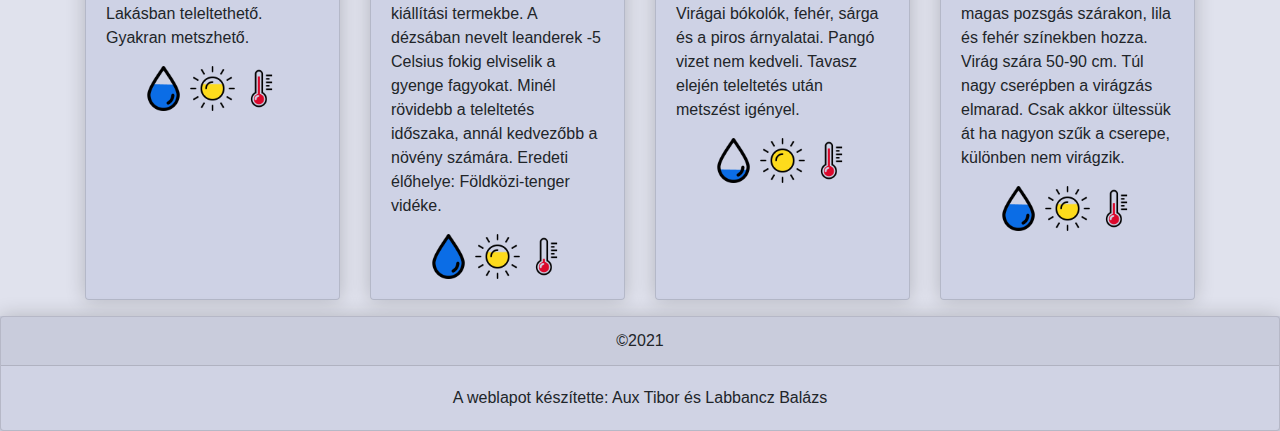
<file: HTML/mediterrannovenyek.html>
<!DOCTYPE html>
<html lang="hu">

<head>

    <meta charset="UTF-8">
    <link rel="stylesheet" href="../CSS/bootstrap.min.css">
    <link rel="stylesheet" href="../CSS/myStyleSheet.css">
    <link rel="shortcut icon" type="image/png" href="../Images/logo.png">
    <script src="https://code.jquery.com/jquery-3.3.1.slim.min.js"
        integrity="sha384-q8i/X+965DzO0rT7abK41JStQIAqVgRVzpbzo5smXKp4YfRvH+8abtTE1Pi6jizo" crossorigin="anonymous">
    </script>
    <script src="https://cdnjs.cloudflare.com/ajax/libs/popper.js/1.14.3/umd/popper.min.js"
        integrity="sha384-ZMP7rVo3mIykV+2+9J3UJ46jBk0WLaUAdn689aCwoqbBJiSnjAK/l8WvCWPIPm49" crossorigin="anonymous">
    </script>
    <script src="https://stackpath.bootstrapcdn.com/bootstrap/4.1.3/js/bootstrap.min.js"
        integrity="sha384-ChfqqxuZUCnJSK3+MXmPNIyE6ZbWh2IMqE241rYiqJxyMiZ6OW/JmZQ5stwEULTy" crossorigin="anonymous">
    </script>
    <script src="../JS/bootstrap.min.js" type="text/javascript"></script>
    <script src="../JS/e-search.min.js"> </script>
    <script src="../JS/viragok.js" type="text/javascript"></script>
    <title>Mediterrán növények</title>
</head>

<body>
    <header>
        <div id="dropdownList">
            <div class="dropdown">
                <button class="btn btn-secondary dropdown-toggle-split" type="button" id="dropdownMenuButton"
                    data-toggle="dropdown" aria-haspopup="true" aria-expanded="false">
                    Menü
                </button>
                <div class="dropdown-menu" aria-labelledby="dropdownMenuButton">

                    <a class="dropdown-item" href="bejelentkezes.html">Bejelentkezés</a>
                    
                </div>
            </div>
        </div>
        <table id="tablazat">
            <tr>
                <td><a class="items" href="disznovenyekrol.html">A dísznövényekről</a></td>
                <td><a class="items" href="szobanovenyek.html">Szobanövények</a></td>
                <td><a class="items" href="kertinovenyek.html">Kerti növények</a></td>
                <td><a class="items" href="mediterrannovenyek.html">Mediterrán növények</a></td>
            </tr>
        </table>
        <div id="logo">
            <a href="../index.html"><img src="../Images/logo.png"></a>
        </div>
    </header>
    <h1 id="megjelenoFoSzoveg" class="kozepre">Mediterrán hangulatot teremtő növényeink</h1>


    <div id="bal">
        <img src="../Images/virag2.png">
    </div>
    <div id="jobb">
        <img src="../Images/virag1.png">
    </div>
    <div class="container">
        <div class="row">
            <div class="col-12 d-flex justify-content-center">
                <p class="rovidLeiras">
                    A mediterrán kertek legjellemzőbb növényei rendszerint éppen azok, amelyek melegebb éghajlatról, így például a mai Olaszország vagy Görögország térségéből származnak. A mediterrán stílusú kertépítés és a mediterrán kert legfontosabb elemei természetesen maguk a növények, melyek közül sok valóban mediterrán származású.
                </p><br>

            </div>
        </div>
        <h2>Jelmagyarázat:</h2>
        <div class="row mb-3">
            <div class="col-12 d-flex justify-content-center">
                <table id="jelmagyarazat">
                    <tr>
                        <td>Sok Víz kell neki <img src="../Images/Icons/water3.png"></td>
                        <td>Sok fény <img src="../Images/Icons/sun3.png"></td>
                        <td>Sok hő <img src="../Images/Icons/thermometer3.png"></td>
                    </tr>
                    <tr>
                        <td>Közepes Víz kell neki <img src="../Images/Icons/water2.png"></td>
                        <td>Közepes fény <img src="../Images/Icons/sun2.png"></td>
                        <td>Közepes hő <img src="../Images/Icons/thermometer2.png"></td>
                    </tr>
                    <tr>
                        <td>Kevés Víz kell neki <img src="../Images/Icons/water.png"></td>
                        <td>Kevés fény <img src="../Images/Icons/sun.png"></td>
                        <td>Kevés hő <img src="../Images/Icons/thermometer.png"></td>
                    </tr>
                </table>

            </div>
        </div>
        <div class="row">
            <div class="col-12 d-flex justify-content-center">
                <input type="text" placeholder="Keresés" class="filter form-control" id="filter">
            </div>
        </div>
        <div id="egész">
            <div class="row mt-3" id="egész">
                <div class=" col-6 col-md-4 col-lg-3 mb-3 d-flex justify-content-center">
                    <div class="card">
                        <img src="../Images/mediterrannovenyek/akacia.jpg" class="card-img-top" alt="...">
                        <div class="card-body">
                            <h5 class="card-title">Akácia</h5>
                            <p class="card-text">Származása: Ausztrália. Mimózafélék családjába tartozik. Szárnyaltan szeldelt levelek, ovális levélkék. Virágai sárgák a télikertben már februártól csokrokban nyílnak. Öntözéshez csak lágy vizet használjunk. Elvirágzás után metszést igényel. Szárazon teleltessük.</p>
                            <p class="card-text text-center">
                                <img id="viz" src="../Images/Icons/water.png" alt="Szereti a vizet">
                                <img id="nap" src="../Images/Icons/sun2.png">
                                <img id="ho" src="../Images/Icons/thermometer2.png">
                            </p>
                        </div>
                    </div>
                </div>

                <div class=" col-6 col-md-4 col-lg-3 mb-3  d-flex justify-content-center " id="col">
                    <div class="card">
                        <img src="../Images/mediterrannovenyek/chileimezpalma.jpg" class="card-img-top" alt="...">
                        <div class="card-body">
                            <h5 class="card-title">Chilei mézpálma</h5>
                            <p class="card-text">Vaskos, lassú növésű, hatalmas levelű, örökzöld pálma. Virágai vörösbarnák termése sárga fásodott.</p>
                            <p class="card-text text-center">
                                <img id="viz" src="../Images/Icons/water2.png" alt="Szereti a vizet">
                                <img id="nap" src="../Images/Icons/sun3.png">
                                <img id="ho" src="../Images/Icons/thermometer.png">
                            </p>
                        </div>
                    </div>
                </div>

                <div class=" col-6 col-md-4 col-lg-3 mb-3  d-flex justify-content-center " id="col">
                    <div class="card">
                        <img src="../Images/mediterrannovenyek/encian.jpg" class="card-img-top" alt="...">
                        <div class="card-body">
                            <h5 class="card-title">Encián</h5>
                            <p class="card-text">Gyors növekedésű cserje.Hajtásai fásodnak, levelei aprók molyhosak. Virágai kékek, májustól nyílnak. Metszéssel jól alakítható. Mérgező növény.4-10 fokon teleltethető.</p>
                            <p class="card-text text-center">
                                <img id="viz" src="../Images/Icons/water.png" alt="Szereti a vizet">
                                <img id="nap" src="../Images/Icons/sun2.png">
                                <img id="ho" src="../Images/Icons/thermometer.png">
                            </p>
                        </div>
                    </div>
                </div>
                <div class=" col-6 col-md-4 col-lg-3 mb-3  d-flex justify-content-center " id="col">
                    <div class="card">
                        <img src="../Images/mediterrannovenyek/golgotavirag.jpg" class="card-img-top" alt="...">
                        <div class="card-body">
                            <h5 class="card-title">Golgotavirág</h5>
                            <p class="card-text">Származás: Dél-Amerika. Kaccsal kapaszkodó cserje.Virága kék, lila, piros vagy fehér színű. Egyes fajok termése ehető. Támasztékra futtatva jó térhatárolók. Nyáron is metszhető a dúsabb virágzás érdekében.</p>
                            <p class="card-text text-center">
                                <img id="viz" src="../Images/Icons/water2.png" alt="Szereti a vizet">
                                <img id="nap" src="../Images/Icons/sun3.png">
                                <img id="ho" src="../Images/Icons/thermometer2.png">
                            </p>
                        </div>
                    </div>
                </div>
                <div class=" col-6 col-md-4 col-lg-3 mb-3  d-flex justify-content-center " id="col">
                    <div class="card">
                        <img src="../Images/mediterrannovenyek/hibiszkusz.jpg" class="card-img-top" alt="...">
                        <div class="card-body">
                            <h5 class="card-title">Hibiszkus</h5>
                            <p class="card-text">Tele virágú cserje.1-2 méter magas. Májustól szeptemberig virágzik. Lakásban teleltethető. Gyakran metszhető.</p>
                            <p class="card-text text-center">
                                <img id="viz" src="../Images/Icons/water2.png" alt="Szereti a vizet">
                                <img id="nap" src="../Images/Icons/sun2.png">
                                <img id="ho" src="../Images/Icons/thermometer3.png">
                            </p>
                        </div>
                    </div>
                </div>
                <div class=" col-6 col-md-4 col-lg-3 mb-3  d-flex justify-content-center " id="col">
                    <div class="card">
                        <img src="../Images/mediterrannovenyek/leander.jpg" class="card-img-top" alt="...">
                        <div class="card-body">
                            <h5 class="card-title">Európai leander</h5>
                            <p class="card-text">Felhasználása: lépcsőházba, ablakközbe, hűvös szobába, szállodákba, előcsarnokokba, kiállítási termekbe.
                                A dézsában nevelt leanderek -5 Celsius fokig elviselik a gyenge fagyokat. Minél rövidebb a teleltetés időszaka, annál kedvezőbb a növény számára.
                                Eredeti élőhelye: Földközi-tenger vidéke.
                                </p>
                            <p class="card-text text-center">
                                <img id="viz" src="../Images/Icons/water3.png" alt="Szereti a vizet">
                                <img id="nap" src="../Images/Icons/sun2.png">
                                <img id="ho" src="../Images/Icons/thermometer.png">
                            </p>
                        </div>
                    </div>
                </div>
                <div class=" col-6 col-md-4 col-lg-3 mb-3  d-flex justify-content-center " id="col">
                    <div class="card">
                        <img src="../Images/mediterrannovenyek/selyemmalyva.jpg" class="card-img-top" alt="...">
                        <div class="card-body">
                            <h5 class="card-title">Selyemmályva</h5>
                            <p class="card-text">Származása: Brazíliai származású fajok hibridjei. Fásodó ágrendszerű cserje. Virágai bókolók, fehér, sárga és a piros árnyalatai. Pangó vizet nem kedveli. Tavasz elején teleltetés után metszést igényel.</p>
                            <p class="card-text text-center">
                                <img id="viz" src="../Images/Icons/water.png" alt="Szereti a vizet">
                                <img id="nap" src="../Images/Icons/sun3.png">
                                <img id="ho" src="../Images/Icons/thermometer3.png">
                            </p>
                        </div>
                    </div>
                </div>
                <div class=" col-6 col-md-4 col-lg-3 mb-3  d-flex justify-content-center " id="col">
                    <div class="card">
                        <img src="../Images/mediterrannovenyek/szerelemvirag.jpg" class="card-img-top" alt="...">
                        <div class="card-body">
                            <h5 class="card-title">Szerelemvirág</h5>
                            <p class="card-text">Származás: Dél-Afrika Lándzsa alapú levelei örökzöldek. Nagy virágzatát magas pozsgás szárakon, lila és fehér színekben hozza. Virág szára 50-90 cm. Túl nagy cserépben a virágzás elmarad. Csak akkor ültessük át ha nagyon szűk a cserepe, különben nem virágzik.</p>
                            <p class="card-text text-center">
                                <img id="viz" src="../Images/Icons/water2.png" alt="Szereti a vizet">
                                <img id="nap" src="../Images/Icons/sun2.png">
                                <img id="ho" src="../Images/Icons/thermometer2.png">
                            </p>
                        </div>
                    </div>
                </div>
            </div>
        </div>
    </div>

    <footer>
        <div class="card kartya">
            <div class="card-header text-center">
                &copy;2021
            </div>
            <div class="card-body text-center">
                <p class="card-text">A weblapot készítette: Aux Tibor és Labbancz Balázs</p>
            </div>
        </div>
    </footer>
</body>

</html>
</file>
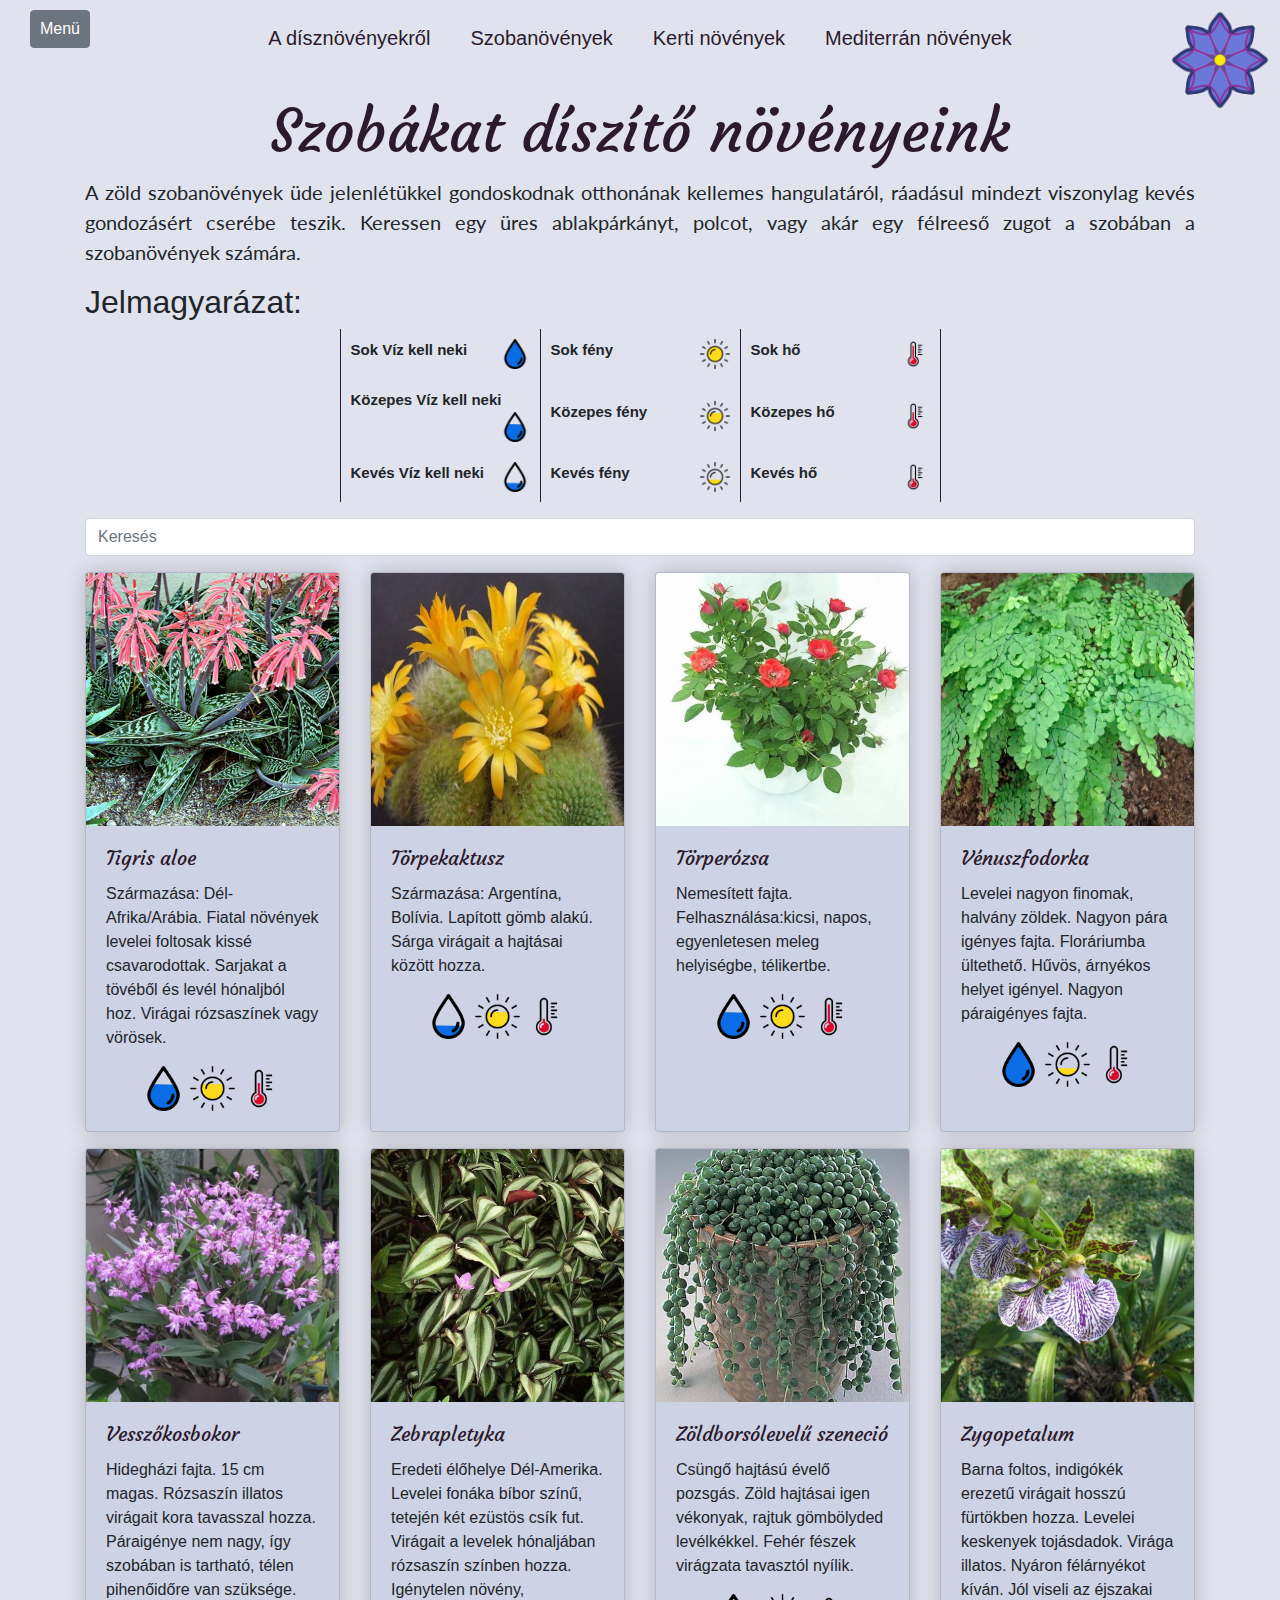
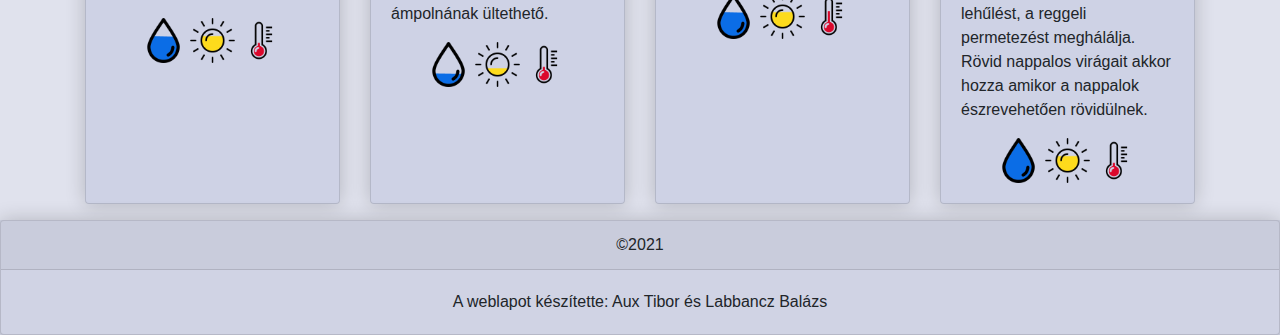
<file: HTML/szobanovenyek.html>
<!DOCTYPE html>
<html lang="hu">

<head>

    <meta charset="UTF-8">
    <link rel="stylesheet" href="../CSS/bootstrap.min.css">
    <link rel="stylesheet" href="../CSS/myStyleSheet.css">
    <link rel="shortcut icon" type="image/png" href="../Images/logo.png">
    <script src="https://code.jquery.com/jquery-3.3.1.slim.min.js"
        integrity="sha384-q8i/X+965DzO0rT7abK41JStQIAqVgRVzpbzo5smXKp4YfRvH+8abtTE1Pi6jizo" crossorigin="anonymous">
    </script>
    <script src="https://cdnjs.cloudflare.com/ajax/libs/popper.js/1.14.3/umd/popper.min.js"
        integrity="sha384-ZMP7rVo3mIykV+2+9J3UJ46jBk0WLaUAdn689aCwoqbBJiSnjAK/l8WvCWPIPm49" crossorigin="anonymous">
    </script>
    <script src="https://stackpath.bootstrapcdn.com/bootstrap/4.1.3/js/bootstrap.min.js"
        integrity="sha384-ChfqqxuZUCnJSK3+MXmPNIyE6ZbWh2IMqE241rYiqJxyMiZ6OW/JmZQ5stwEULTy" crossorigin="anonymous">
    </script>
    <script src="../JS/bootstrap.min.js" type="text/javascript"></script>
    <script src="../JS/e-search.min.js"> </script>
    <script src="../JS/viragok.js" type="text/javascript"></script>
    <title>Szobanövények</title>
</head>

<body>
    <header>
        <div id="dropdownList">
            <div class="dropdown">
                <button class="btn btn-secondary dropdown-toggle-split" type="button" id="dropdownMenuButton"
                    data-toggle="dropdown" aria-haspopup="true" aria-expanded="false">
                    Menü
                </button>
                <div class="dropdown-menu" aria-labelledby="dropdownMenuButton">

                    <a class="dropdown-item" href="bejelentkezes.html">Bejelentkezés</a>
                    
                </div>
            </div>
        </div>
        <table id="tablazat">
            <tr>
                <td><a class="items" href="disznovenyekrol.html">A dísznövényekről</a></td>
                <td><a class="items" href="szobanovenyek.html">Szobanövények</a></td>
                <td><a class="items" href="kertinovenyek.html">Kerti növények</a></td>
                <td><a class="items" href="mediterrannovenyek.html">Mediterrán növények</a></td>
            </tr>
        </table>
        <div id="logo">
            <a href="../index.html"><img src="../Images/logo.png"></a>
        </div>
    </header>
    <h1 id="megjelenoFoSzoveg" class="kozepre">Szobákat díszítő növényeink</h1>


    <div id="bal">
        <img src="../Images/virag2.png">
    </div>
    <div id="jobb">
        <img src="../Images/virag1.png">
    </div>
    <div class="container">
        <div class="row">
            <div class="col-12 d-flex justify-content-center">
                <p class="rovidLeiras">
                    A zöld szobanövények üde jelenlétükkel gondoskodnak otthonának kellemes hangulatáról, ráadásul
                    mindezt
                    viszonylag kevés gondozásért cserébe teszik. Keressen egy üres ablakpárkányt, polcot, vagy akár egy
                    félreeső
                    zugot a szobában a szobanövények számára.
                </p><br>

            </div>
        </div>
        <h2>Jelmagyarázat:</h2>        
        <div class="row mb-3">
            <div class="col-12 d-flex justify-content-center">
                
                <table id="jelmagyarazat">
                    <tr>
                        <td>Sok Víz kell neki <img src="../Images/Icons/water3.png"></td>
                        <td>Sok fény <img src="../Images/Icons/sun3.png"></td>
                        <td>Sok hő <img src="../Images/Icons/thermometer3.png"></td>
                    </tr>
                    <tr>
                        <td>Közepes Víz kell neki <img src="../Images/Icons/water2.png"></td>
                        <td>Közepes fény <img src="../Images/Icons/sun2.png"></td>
                        <td>Közepes hő <img src="../Images/Icons/thermometer2.png"></td>
                    </tr>
                    <tr>
                        <td>Kevés Víz kell neki <img src="../Images/Icons/water.png"></td>
                        <td>Kevés fény <img src="../Images/Icons/sun.png"></td>
                        <td>Kevés hő <img src="../Images/Icons/thermometer.png"></td>
                    </tr>
                </table>                
            </div>
        </div>
        <div class="row">
            <div class="col-12 d-flex justify-content-center">
                <input type="text" placeholder="Keresés" class="filter form-control" id="filter">
            </div>
        </div>
        <div id="egész">
            <div class="row mt-3" id="egész">
                <div class=" col-6 col-md-4 col-lg-3 mb-3 d-flex justify-content-center">
                    <div class="card">
                        <img src="../Images/szobanovenyek/tigrisaloe.jpg" class="card-img-top" alt="...">
                        <div class="card-body">
                            <h5 class="card-title">Tigris aloe</h5>
                            <p class="card-text" id="viragleiras">Származása: Dél-Afrika/Arábia. Fiatal növények levelei foltosak kissé csavarodottak. Sarjakat a tövéből és levél hónaljból hoz. Virágai rózsaszínek vagy vörösek.</p>
                            <p class="card-text text-center">
                                <img id="viz" src="../Images/Icons/water2.png" alt="Szereti a vizet">
                                <img id="nap" src="../Images/Icons/sun2.png">
                                <img id="ho" src="../Images/Icons/thermometer2.png">
                            </p>
                        </div>
                    </div>
                </div>

                <div class=" col-6 col-md-4 col-lg-3 mb-3  d-flex justify-content-center " id="col">
                    <div class="card">
                        <img src="../Images/szobanovenyek/torpekaktusz.jpg" class="card-img-top" alt="...">
                        <div class="card-body">
                            <h5 class="card-title">Törpekaktusz</h5>
                            <p class="card-text" id="viragleiras">Származása: Argentína, Bolívia. Lapított gömb alakú. Sárga virágait a hajtásai között hozza.</p>
                            <p class="card-text text-center">
                                <img id="viz" src="../Images/Icons/water.png" alt="Szereti a vizet">
                                <img id="nap" src="../Images/Icons/sun2.png">
                                <img id="ho" src="../Images/Icons/thermometer.png">
                            </p>
                        </div>
                    </div>
                </div>

                <div class=" col-6 col-md-4 col-lg-3 mb-3  d-flex justify-content-center " id="col">
                    <div class="card">
                        <img src="../Images/szobanovenyek/torperozsa.jpg" class="card-img-top" alt="...">
                        <div class="card-body">
                            <h5 class="card-title">Törperózsa </h5>
                            <p class="card-text" id="viragleiras">Nemesített fajta.
                                Felhasználása:kicsi, napos, egyenletesen meleg helyiségbe, télikertbe.</p>
                            <p class="card-text text-center">
                                <img id="viz" src="../Images/Icons/water2.png" alt="Szereti a vizet">
                                <img id="nap" src="../Images/Icons/sun3.png">
                                <img id="ho" src="../Images/Icons/thermometer3.png">
                            </p>
                        </div>
                    </div>
                </div>
                <div class=" col-6 col-md-4 col-lg-3 mb-3  d-flex justify-content-center " id="col">
                    <div class="card">
                        <img src="../Images/szobanovenyek/venuszfodorka.jpg" class="card-img-top" alt="...">
                        <div class="card-body">
                            <h5 class="card-title">Vénuszfodorka</h5>
                            <p class="card-text" id="viragleiras">Levelei nagyon finomak, halvány zöldek. Nagyon pára igényes fajta. Floráriumba ültethető. Hűvös, árnyékos helyet igényel. Nagyon páraigényes fajta.</p>
                            <p class="card-text text-center">
                                <img id="viz" src="../Images/Icons/water3.png" alt="Szereti a vizet">
                                <img id="nap" src="../Images/Icons/sun.png">
                                <img id="ho" src="../Images/Icons/thermometer.png">
                            </p>
                        </div>
                    </div>
                </div>
                <div class=" col-6 col-md-4 col-lg-3 mb-3  d-flex justify-content-center " id="col">
                    <div class="card">
                        <img src="../Images/szobanovenyek/vesszokosbokor.jpg" class="card-img-top" alt="...">
                        <div class="card-body">
                            <h5 class="card-title">Vesszőkosbokor</h5>
                            <p class="card-text" id="viragleiras">Hidegházi fajta. 15 cm magas. Rózsaszín illatos virágait kora tavasszal hozza. Páraigénye nem nagy, így szobában is tartható, télen pihenőidőre van szüksége.</p>
                            <p class="card-text text-center">
                                <img id="viz" src="../Images/Icons/water2.png" alt="Szereti a vizet">
                                <img id="nap" src="../Images/Icons/sun2.png">
                                <img id="ho" src="../Images/Icons/thermometer.png">
                            </p>
                        </div>
                    </div>
                </div>
                <div class=" col-6 col-md-4 col-lg-3 mb-3  d-flex justify-content-center " id="col">
                    <div class="card">
                        <img src="../Images/szobanovenyek/zebrapletyka.jpg" class="card-img-top" alt="...">
                        <div class="card-body">
                            <h5 class="card-title">Zebrapletyka</h5>
                            <p class="card-text" id="viragleiras">Eredeti élőhelye Dél-Amerika. Levelei fonáka bíbor színű, tetején két ezüstös csík fut. Virágait a levelek hónaljában rózsaszín színben hozza. Igénytelen növény, ámpolnának ültethető.</p>
                            <p class="card-text text-center">
                                <img id="viz" src="../Images/Icons/water.png" alt="Szereti a vizet">
                                <img id="nap" src="../Images/Icons/sun.png">
                                <img id="ho" src="../Images/Icons/thermometer.png">
                            </p>
                        </div>
                    </div>
                </div>
                <div class=" col-6 col-md-4 col-lg-3 mb-3  d-flex justify-content-center " id="col">
                    <div class="card">
                        <img src="../Images/szobanovenyek/zoldborsoleveluszenecio.jpg" class="card-img-top" alt="...">
                        <div class="card-body">
                            <h5 class="card-title">Zöldborsólevelű szeneció</h5>
                            <p class="card-text" id="viragleiras">Csüngő hajtású évelő pozsgás. Zöld hajtásai igen vékonyak, rajtuk gömbölyded levélkékkel. Fehér fészek virágzata tavasztól nyílik.</p>
                            <p class="card-text text-center">
                                <img id="viz" src="../Images/Icons/water2.png" alt="Szereti a vizet">
                                <img id="nap" src="../Images/Icons/sun2.png">
                                <img id="ho" src="../Images/Icons/thermometer2.png">
                            </p>
                        </div>
                    </div>
                </div>
                <div class=" col-6 col-md-4 col-lg-3 mb-3  d-flex justify-content-center " id="col">
                    <div class="card">
                        <img src="../Images/szobanovenyek/zygopetalum.jpg" class="card-img-top" alt="...">
                        <div class="card-body">
                            <h5 class="card-title">Zygopetalum</h5>
                            <p class="card-text" id="viragleiras">Barna foltos, indigókék erezetű virágait hosszú fürtökben hozza. Levelei keskenyek tojásdadok. Virága illatos. Nyáron félárnyékot kíván. Jól viseli az éjszakai lehűlést, a reggeli permetezést meghálálja. Rövid nappalos virágait akkor hozza amikor a nappalok észrevehetően rövidülnek.</p>
                            <p class="card-text text-center">
                                <img id="viz" src="../Images/Icons/water3.png" alt="Szereti a vizet">
                                <img id="nap" src="../Images/Icons/sun2.png">
                                <img id="ho" src="../Images/Icons/thermometer.png">
                            </p>
                        </div>
                    </div>
                </div>
            </div>
        </div>
    </div>

    <footer>
        <div class="card kartya">
            <div class="card-header text-center">
                &copy;2021
            </div>
            <div class="card-body text-center">
                <p class="card-text">A weblapot készítette: Aux Tibor és Labbancz Balázs</p>
            </div>
        </div>
    </footer>
</body>

</html>
</file>
<file: CSS/myStyleSheet.css>
@import url("https://fonts.googleapis.com/css2?family=Raleway:wght@600&display=swap");
@import url("https://fonts.googleapis.com/css2?family=Courgette&display=swap");
@import url("https://fonts.googleapis.com/css2?family=Indie+Flower&display=swap");
@import url("https://fonts.googleapis.com/css2?family=Lato&display=swap");

body {
  background-color: #e0e2ed;
  padding: 0;
}

header {
  text-align: center;
  display: flex;
  justify-content: space-between;
  height: 75px;
}
table {
  margin: 0;
}
#tablazat {
  max-width: 850px;
  margin: 0;
}
.foSzoveg {
  display: flex;
  justify-content: center;
  margin-bottom: 20px;
}
#megjelenoFoSzoveg {
  color: rgb(43, 26, 44);
  font-family: "Courgette", cursive;
  font-size: 60px;
  animation: megjelenes 2s linear forwards;
}
td {
  font-size: 20px;
  padding: 20px;
}
#dropdownList {
  margin: 10px;
  width: 100px;
}
#logo {
  position: relative;
  margin: 10px;
}
#logo img {
  width: 100px;
  height: 100px;
}
a.items {
  text-decoration: none;
  color: rgb(43, 26, 44);
}
#tablazat td {
  transition: all 0.2s ease-in-out;
}
#tablazat td:hover {
  transform: scale(1.1);
}
.megjelenoSzoveg {
  bottom: 10%;
  left: -30px;
  font-family: "Indie Flower", cursive;
}
h5 {
  font-family: "Courgette", cursive;
  color: rgb(43, 26, 44);
}

#megjelenoSzovegH2 {
  text-align: center;

  font-family: "Indie Flower", cursive;
  animation: szoveg 4s linear forwards;
}
#login {
  font-family: "Courgette", cursive;
  font-size: 30px;
  text-align: center;
  margin: 0 auto;
}

#loginFooter {
  background-color: #d0d3e4;
  position: fixed;
  bottom: 0;
  width: 100%;
}

#visszaAFoOldalra {
  text-align: center;
}
#visszaAFoOldalra a {
  text-decoration: none;
}

#slider {
  width: 622px;
  height: 350px;
  margin: 0 auto;
}
@keyframes szoveg {
  0% {
    transform: translateY(10vh);
    opacity: 0;
  }
  33% {
    opacity: 0;
  }
  66% {
    opacity: 1;
  }
  100% {
    transform: translateY(0);
    opacity: 1;
  }
}
@keyframes megjelenes {
  0% {
    opacity: 0;
  }
  30% {
    opacity: 0;
  }
  100% {
    opacity: 1;
  }
}
.main {
  width: 1000px;
  margin: 20px auto;
  font-size: 20px;
  
}
@media (max-width: 1500px){
  .main {
    width: 1000px;
    margin: 20px auto;
    font-size: 20px;
    padding: 20px;
  }
}
.card {
  box-shadow: 0 0px 20px 0 rgba(0, 0, 0, 0.2);
  background-color: #babfdd75;
}

.main p {
  
  text-align: justify;
}
h1 {
  font-family: "Courgette", cursive;
  color: rgb(43, 26, 44);
}
header h2 {
  font-family: "Courgette", cursive;
  color: rgb(43, 26, 44);
  margin-top: 40px;
}

#kep {
  text-align: center;
  padding: 10px;
}
#kep img {
  width: 60%;
  height: 60%;
  border: 2px solid white;
}
#bal {
  position: fixed;
  left: 0;
  margin-top: 25px;
  z-index: -1;
}
#bal img {
  width: 250px;
  height: 450px;
  z-index: -1;
  transition: .4s;
}

@media (max-width: 1500px) {
  #bal img {
    display: none;
    visibility: hidden;
    width: 250px;
    height: 450px;
    z-index: -1;
    
  }
}

#jobb {
  position: fixed;
  z-index: -1;
  right: 0;
  margin-top: 25px;
}
#jobb img {
  width: 250px;
  height: 450px;
  z-index: -1;
  
}
@media (max-width: 1500px) {
  #jobb img {
    width: 250px;
    height: 450px;
    z-index: -1;
    visibility: hidden;
    display: none;
    
  }
}


#urlap {
  border-radius: 20px;
  padding: 80px;
  background-color: rgba(157, 153, 181, 0.6);
  margin: 50px auto;
  width: 400px;
  height: 570px;
}

#urlap h2 {
  font-family: "Courgette", cursive;
  text-align: center;
}

#gomb {
  margin-left: 50px;
}

#urlap img {
  width: 90px;
  height: 90px;
  margin-left: 70px;
}
.kozepre {
  text-align: center;
  margin-top: 20px;
  margin-bottom: 10px;
}
.main h2 {
  font-family: "Courgette", cursive;
  color: rgb(43, 26, 44);
  margin-top: 30px;
  margin-bottom: 10px;
}

footer {
  background-color: #d0d3e4;
}

.kartya {
  background-color: #d0d3e4;
}
.rovidLeiras {
  font-size: 20px;
  text-align: justify;
  font-family: "Lato", sans-serif;
}
.card-body img {
  width: 45px;
  height: 45px;
}
#jelmagyarazat img {
  width: 30px;
  height: 30px;
}
#jelmagyarazat td {
  width: 200px;
  padding: 10px;
  font-size: 15px;
  font-weight: 600;
  border-right: 1px solid rgb(43, 26, 44);
  border-left: 1px solid rgb(43, 26, 44);
}
#jelmagyarazat td img {
  float: right;
}

#szenecio {
  display: block;
}
</file>
